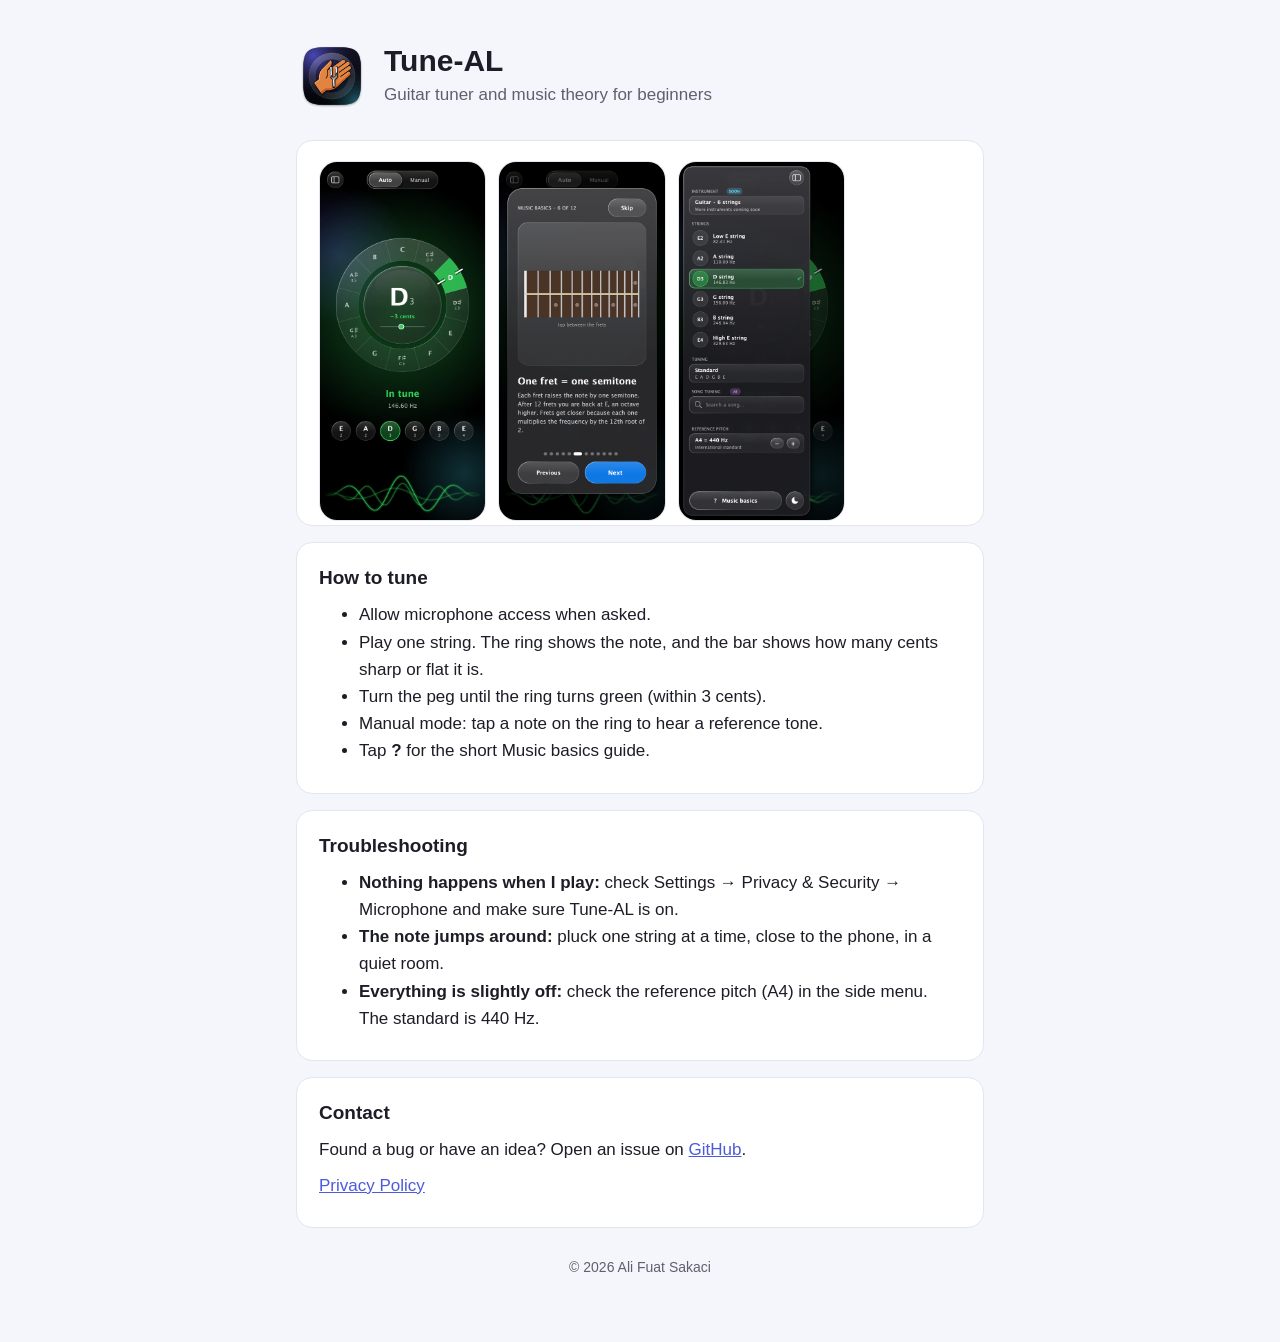
<file: docs/index.html>
<!doctype html>
<html lang="en">
<head>
<meta charset="utf-8">
<meta name="viewport" content="width=device-width, initial-scale=1">
<title>Tune-AL Support</title>
<link rel="stylesheet" href="style.css">
</head>
<body>
<main>
<header>
  <img src="images/icon.png" alt="Tune-AL icon">
  <div><h1>Tune-AL</h1><p class="sub">Guitar tuner and music theory for beginners</p></div>
</header>

<section class="shots">
  <img src="images/phone_auto.png" alt="Tuning a string">
  <img src="images/phone_guide.png" alt="Music basics guide">
  <img src="images/phone_drawer.png" alt="Strings and settings">
</section>

<section>
  <h2>How to tune</h2>
  <ul>
    <li>Allow microphone access when asked.</li>
    <li>Play one string. The ring shows the note, and the bar shows how many cents sharp or flat it is.</li>
    <li>Turn the peg until the ring turns green (within 3 cents).</li>
    <li>Manual mode: tap a note on the ring to hear a reference tone.</li>
    <li>Tap <b>?</b> for the short Music basics guide.</li>
  </ul>
</section>

<section>
  <h2>Troubleshooting</h2>
  <ul>
    <li><b>Nothing happens when I play:</b> check Settings → Privacy &amp; Security → Microphone and make sure Tune-AL is on.</li>
    <li><b>The note jumps around:</b> pluck one string at a time, close to the phone, in a quiet room.</li>
    <li><b>Everything is slightly off:</b> check the reference pitch (A4) in the side menu. The standard is 440 Hz.</li>
  </ul>
</section>

<section>
  <h2>Contact</h2>
  <p>Found a bug or have an idea? Open an issue on <a href="https://github.com/alifuatsakaci/TUNE-AL/issues">GitHub</a>.</p>
  <p><a href="privacy.html">Privacy Policy</a></p>
</section>

<footer>© 2026 Ali Fuat Sakaci</footer>
</main>
</body>
</html>
</file>
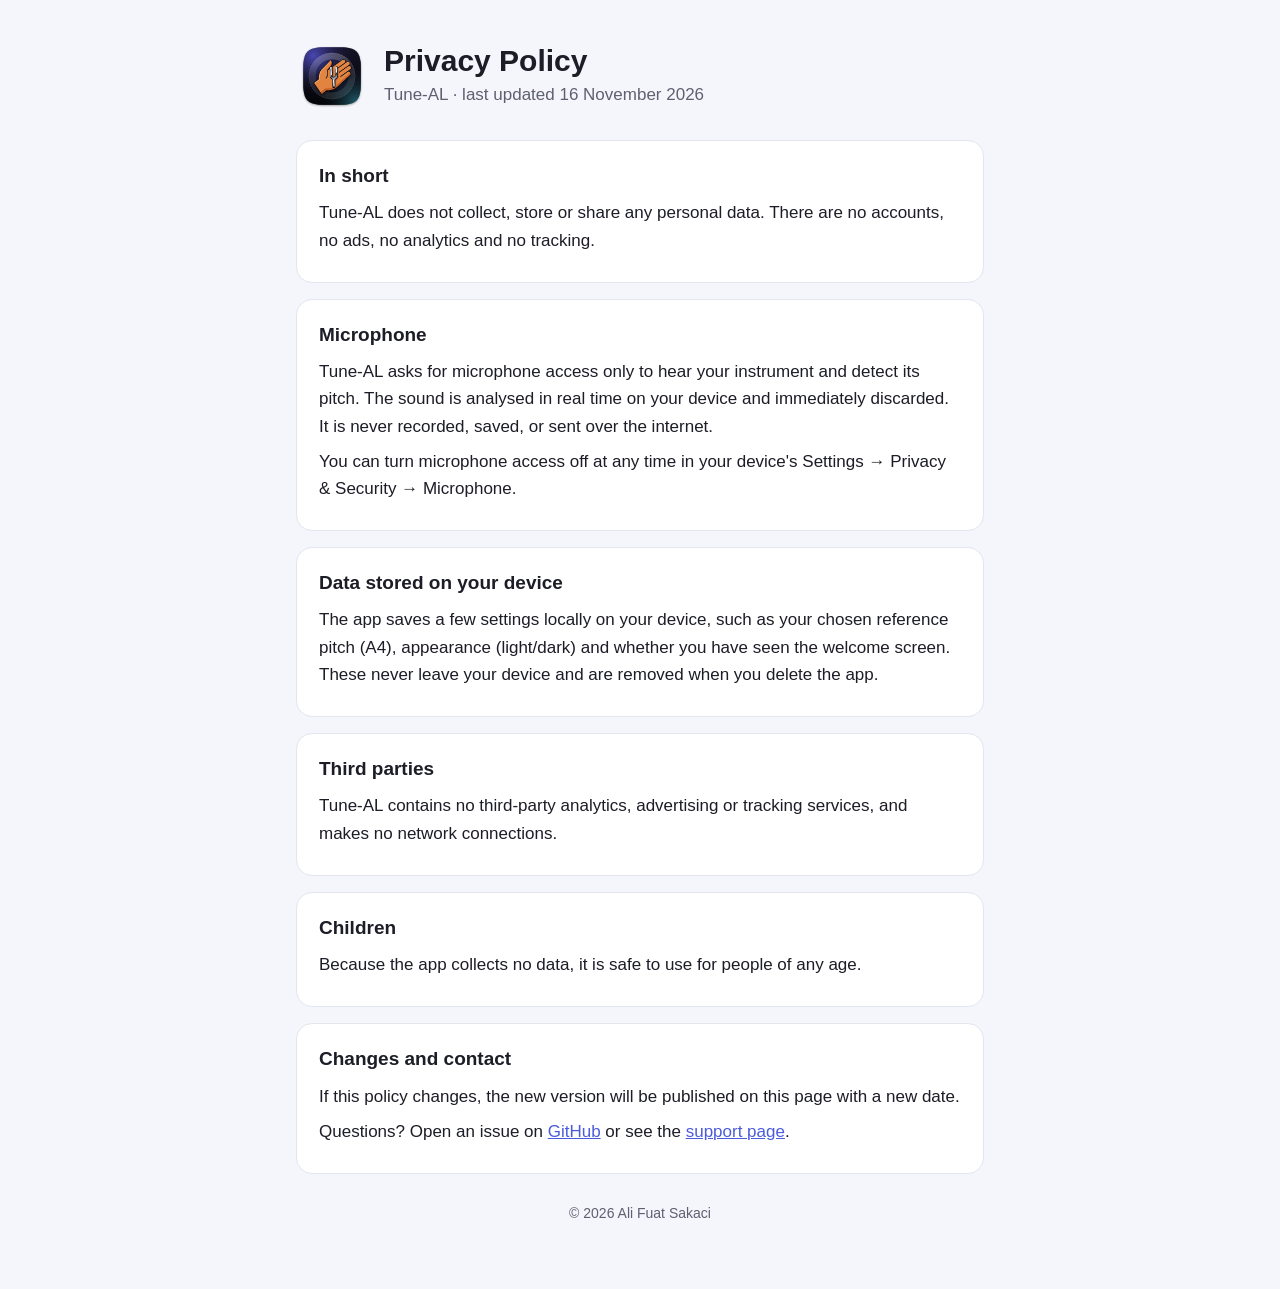
<file: docs/privacy.html>
<!doctype html>
<html lang="en">
<head>
<meta charset="utf-8">
<meta name="viewport" content="width=device-width, initial-scale=1">
<title>Tune-AL Privacy Policy</title>
<link rel="stylesheet" href="style.css">
</head>
<body>
<main>
<header>
  <img src="images/icon.png" alt="Tune-AL icon">
  <div><h1>Privacy Policy</h1><p class="sub">Tune-AL · last updated 16 November 2026</p></div>
</header>

<section>
  <h2>In short</h2>
  <p>Tune-AL does not collect, store or share any personal data. There are no accounts, no ads, no analytics and no tracking.</p>
</section>

<section>
  <h2>Microphone</h2>
  <p>Tune-AL asks for microphone access only to hear your instrument and detect its pitch. The sound is analysed in real time on your device and immediately discarded. It is never recorded, saved, or sent over the internet.</p>
  <p>You can turn microphone access off at any time in your device's Settings → Privacy &amp; Security → Microphone.</p>
</section>

<section>
  <h2>Data stored on your device</h2>
  <p>The app saves a few settings locally on your device, such as your chosen reference pitch (A4), appearance (light/dark) and whether you have seen the welcome screen. These never leave your device and are removed when you delete the app.</p>
</section>

<section>
  <h2>Third parties</h2>
  <p>Tune-AL contains no third-party analytics, advertising or tracking services, and makes no network connections.</p>
</section>

<section>
  <h2>Children</h2>
  <p>Because the app collects no data, it is safe to use for people of any age.</p>
</section>

<section>
  <h2>Changes and contact</h2>
  <p>If this policy changes, the new version will be published on this page with a new date.</p>
  <p>Questions? Open an issue on <a href="https://github.com/alifuatsakaci/TUNE-AL/issues">GitHub</a> or see the <a href="./">support page</a>.</p>
</section>

<footer>© 2026 Ali Fuat Sakaci</footer>
</main>
</body>
</html>
</file>
<file: docs/style.css>
:root{--bg:#f5f6fb;--card:#fff;--ink:#1c1d26;--muted:#5d6070;--accent:#4b5bdc;--line:#e3e5ef}
@media (prefers-color-scheme:dark){:root{--bg:#0f1020;--card:#1a1c30;--ink:#eceefb;--muted:#a3a7c2;--accent:#8f9bff;--line:#2a2d48}}
*{box-sizing:border-box}
body{margin:0;background:var(--bg);color:var(--ink);font:17px/1.6 -apple-system,BlinkMacSystemFont,"SF Pro Text","Helvetica Neue",Arial,sans-serif}
main{max-width:720px;margin:0 auto;padding:40px 16px 64px}
header{display:flex;align-items:center;gap:16px;margin-bottom:28px}
header img{width:72px;height:72px;border-radius:16px}
h1{font-size:30px;line-height:1.2;margin:0}
.sub{color:var(--muted);margin:2px 0 0}
section{background:var(--card);border:1px solid var(--line);border-radius:16px;padding:20px 22px;margin:16px 0}
h2{font-size:19px;margin:0 0 8px}
p,ul{margin:8px 0}
a{color:var(--accent)}
.shots{display:flex;gap:12px;overflow-x:auto;padding-bottom:4px}
.shots img{height:360px;border-radius:18px;border:1px solid var(--line)}
footer{color:var(--muted);font-size:14px;margin-top:28px;text-align:center}
</file>
